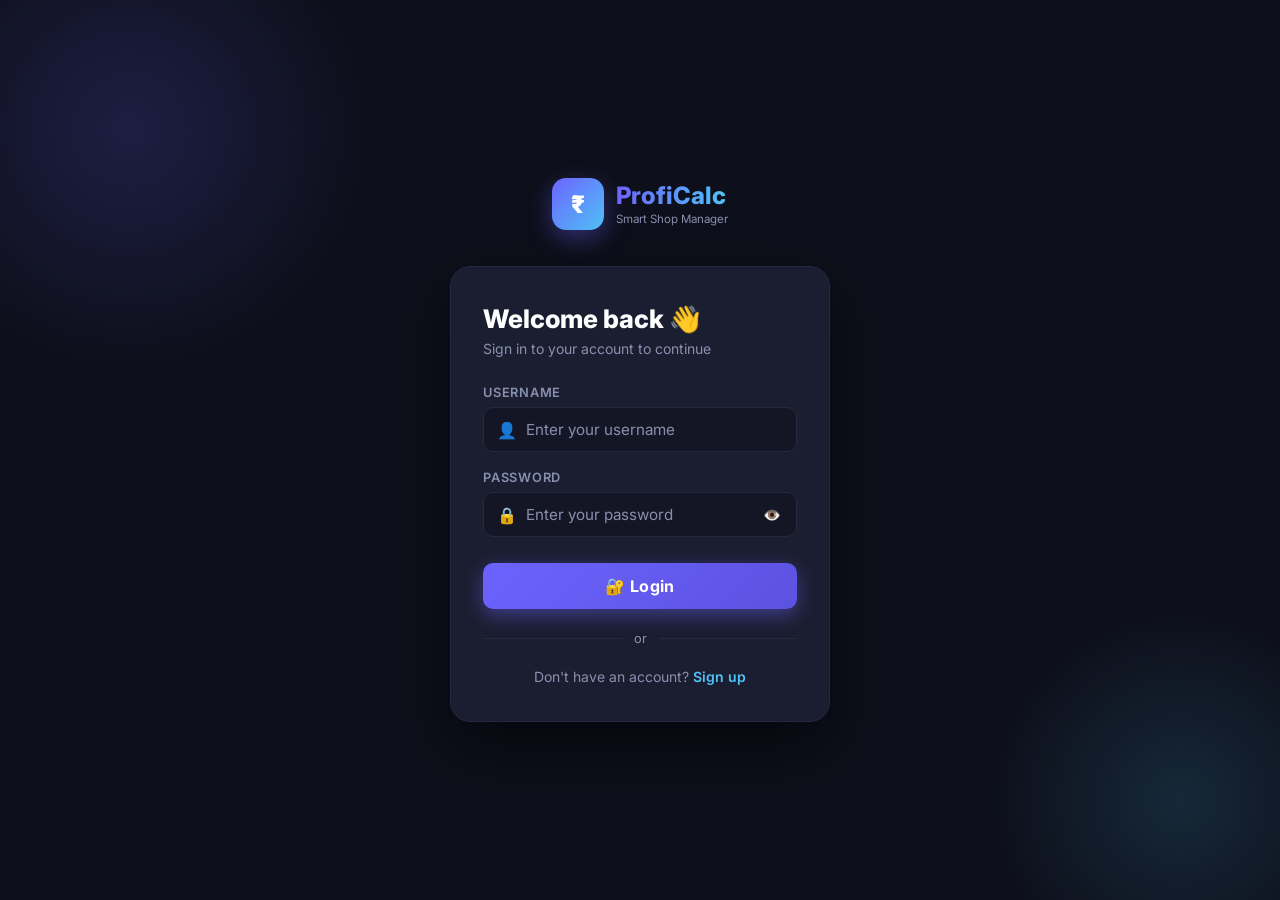
<file: index.html>
<!DOCTYPE html>
<html lang="en">
<head>
  <meta charset="UTF-8" />
  <meta name="viewport" content="width=device-width, initial-scale=1.0" />
  <title>Dashboard – ProfiCalc</title>
  <meta name="description" content="ProfiCalc helps small shop owners manage products, billing, stock, damage, and profit calculation effortlessly." />
  <link rel="preconnect" href="https://fonts.googleapis.com" />
  <link rel="preconnect" href="https://fonts.gstatic.com" crossorigin />
  <link href="https://fonts.googleapis.com/css2?family=Inter:wght@300;400;500;600;700;800&display=swap" rel="stylesheet" />
  <link rel="stylesheet" href="style.css" />
  <script>
    // ── Auth Guard: runs before body renders ──
    (function() {
      if (localStorage.getItem('isLoggedIn') !== 'true') {
        window.location.replace('login.html');
      }
    })();
  </script>
</head>
<body>

  <!-- ─── Sidebar Navigation ─── -->
  <aside class="sidebar" id="sidebar">
    <div class="sidebar-logo">
      <div class="logo-icon">₹</div>
      <div>
        <div class="logo-title">ProfiCalc</div>
        <div class="logo-sub">Smart Shop Manager</div>
      </div>
    </div>

    <nav class="nav-links">
      <a href="#" class="nav-item active" data-page="dashboard" id="nav-dashboard">
        <span class="nav-icon">📊</span>
        <span>Dashboard</span>
      </a>
      <a href="#" class="nav-item" data-page="add-product" id="nav-add-product">
        <span class="nav-icon">➕</span>
        <span>Add Product</span>
      </a>
      <a href="#" class="nav-item" data-page="products" id="nav-products">
        <span class="nav-icon">📦</span>
        <span>Product List</span>
      </a>
      <a href="#" class="nav-item" data-page="billing" id="nav-billing">
        <span class="nav-icon">🧾</span>
        <span>Billing</span>
      </a>
      <a href="#" class="nav-item" data-page="damage" id="nav-damage">
        <span class="nav-icon">⚠️</span>
        <span>Damage Entry</span>
      </a>
      <a href="#" class="nav-item" data-page="transactions" id="nav-transactions">
        <span class="nav-icon">📋</span>
        <span>Transactions</span>
      </a>
      <a href="#" class="nav-item" data-page="reports" id="nav-reports">
        <span class="nav-icon">📈</span>
        <span>Reports</span>
      </a>
      <a href="#" class="nav-item" data-page="export" id="nav-export">
        <span class="nav-icon">⬇️</span>
        <span>Data Viewer</span>
      </a>
    </nav>

    <div class="sidebar-footer">
      <!-- User greeting -->
      <div class="sidebar-user" id="sidebar-user">
        <div class="sidebar-user-avatar" id="sidebar-avatar">👤</div>
        <div class="sidebar-user-info">
          <div class="sidebar-username" id="sidebar-username">User</div>
          <div class="sidebar-role">Shop Manager</div>
        </div>
      </div>
      <button class="btn-logout" id="btn-logout" onclick="handleLogout()">🚪 Logout</button>
      <button class="btn-clear" id="btn-clear-data" onclick="clearAllData()">🗑️ Clear All Data</button>
    </div>
  </aside>

  <!-- ─── Mobile Top Bar ─── -->
  <div class="topbar" id="topbar">
    <button class="hamburger" id="hamburger" onclick="toggleSidebar()">☰</button>
    <div class="topbar-title">ProfiCalc</div>
    <div class="topbar-date" id="topbar-date"></div>
  </div>

  <!-- ─── Main Content ─── -->
  <main class="main-content" id="main-content">

    <!-- ═══ DASHBOARD PAGE ═══ -->
    <section class="page active" id="page-dashboard">
      <div class="page-header">
        <h1>Dashboard</h1>
        <p class="page-sub" id="dashboard-date"></p>
      </div>

      <div class="metric-grid" id="metric-grid">
        <div class="metric-card sales">
          <div class="metric-icon">💰</div>
          <div class="metric-body">
            <div class="metric-label">Total Sales</div>
            <div class="metric-value" id="m-sales">₹0.00</div>
          </div>
          <div class="metric-trend up" id="m-sales-trend">—</div>
        </div>
        <div class="metric-card profit">
          <div class="metric-icon">📈</div>
          <div class="metric-body">
            <div class="metric-label">Total Profit</div>
            <div class="metric-value" id="m-profit">₹0.00</div>
          </div>
          <div class="metric-trend up" id="m-profit-trend">—</div>
        </div>
        <div class="metric-card damage">
          <div class="metric-icon">📉</div>
          <div class="metric-body">
            <div class="metric-label">Damage Loss</div>
            <div class="metric-value" id="m-damage">₹0.00</div>
          </div>
          <div class="metric-trend down" id="m-damage-trend">—</div>
        </div>
        <div class="metric-card net">
          <div class="metric-icon">🏆</div>
          <div class="metric-body">
            <div class="metric-label">Net Profit</div>
            <div class="metric-value" id="m-net">₹0.00</div>
          </div>
          <div class="metric-trend" id="m-net-trend">—</div>
        </div>
        <div class="metric-card products">
          <div class="metric-icon">📦</div>
          <div class="metric-body">
            <div class="metric-label">Total Products</div>
            <div class="metric-value" id="m-products">0</div>
          </div>
          <div class="metric-trend" id="m-products-trend">—</div>
        </div>
        <div class="metric-card transactions">
          <div class="metric-icon">🧾</div>
          <div class="metric-body">
            <div class="metric-label">Transactions</div>
            <div class="metric-value" id="m-transactions">0</div>
          </div>
          <div class="metric-trend" id="m-txn-trend">—</div>
        </div>
      </div>

      <!-- Low Stock Alerts -->
      <div class="section-title">Low Stock Alerts</div>
      <div id="low-stock-container">
        <div class="empty-state">✅ All products have sufficient stock</div>
      </div>

      <!-- Today's Summary -->
      <div class="section-title" style="margin-top:2rem">Today's Summary</div>
      <div id="today-summary-container">
        <div class="empty-state">No transactions recorded today</div>
      </div>
    </section>

    <!-- ═══ ADD PRODUCT PAGE ═══ -->
    <section class="page" id="page-add-product">
      <div class="page-header">
        <h1>Add New Product</h1>
        <p class="page-sub">Fill in the details to add a product to your inventory</p>
      </div>

      <div class="form-card">
        <form id="add-product-form" onsubmit="addProduct(event)">
          <div class="form-grid">
            <div class="form-group full-width">
              <label for="p-name">Product Name <span class="req">*</span></label>
              <input type="text" id="p-name" placeholder="e.g. Basmati Rice 1kg" required />
            </div>
            <div class="form-group">
              <label for="p-qty">Initial Stock Quantity <span class="req">*</span></label>
              <input type="number" id="p-qty" placeholder="e.g. 100" min="0" required />
            </div>
            <div class="form-group">
              <label for="p-wholesale">Wholesale Price (₹) <span class="req">*</span></label>
              <div class="input-icon-wrap">
                <span class="input-prefix">₹</span>
                <input type="number" id="p-wholesale" placeholder="0.00" min="0" step="0.01" required />
              </div>
            </div>
            <div class="form-group">
              <label for="p-selling">Selling Price (₹) <span class="req">*</span></label>
              <div class="input-icon-wrap">
                <span class="input-prefix">₹</span>
                <input type="number" id="p-selling" placeholder="0.00" min="0" step="0.01" required />
              </div>
            </div>
            <div class="form-group">
              <label>Profit Preview</label>
              <div class="profit-preview" id="profit-preview">Enter prices to see margin</div>
            </div>
          </div>

          <div class="form-actions">
            <button type="reset" class="btn btn-secondary">Reset</button>
            <button type="submit" class="btn btn-primary">➕ Add Product</button>
          </div>
        </form>
      </div>
    </section>

    <!-- ═══ PRODUCT LIST PAGE ═══ -->
    <section class="page" id="page-products">
      <div class="page-header">
        <h1>Product List</h1>
        <p class="page-sub">Manage your inventory</p>
      </div>

      <div class="list-controls">
        <div class="search-box">
          <span class="search-icon">🔍</span>
          <input type="text" id="search-input" placeholder="Search by product name…" oninput="filterProducts()" />
        </div>
        <button class="btn btn-primary" onclick="navigate('add-product')">➕ Add Product</button>
      </div>

      <div class="table-wrap">
        <table class="data-table" id="products-table">
          <thead>
            <tr>
              <th>#</th>
              <th>Product Name</th>
              <th>Stock Qty</th>
              <th>Damage Qty</th>
              <th>Wholesale (₹)</th>
              <th>Selling (₹)</th>
              <th>Margin</th>
              <th>Actions</th>
            </tr>
          </thead>
          <tbody id="products-tbody">
            <tr><td colspan="8" class="empty-state">No products added yet</td></tr>
          </tbody>
        </table>
      </div>
    </section>

    <!-- ═══ BILLING PAGE ═══ -->
    <section class="page" id="page-billing">
      <div class="page-header">
        <h1>Billing</h1>
        <p class="page-sub">Create a sale transaction with multiple products</p>
      </div>

      <div class="billing-grid">
        <!-- Left panel: Add Product to Bill -->
        <div class="form-card">
          <form id="billing-form" onsubmit="addBillingItem(event)">
            <h3 style="margin-bottom: 1.25rem; font-weight: 600;">➕ Add Product to Bill</h3>
            <div class="form-grid">
              <div class="form-group full-width">
                <label for="b-product">Select Product <span class="req">*</span></label>
                <select id="b-product" required onchange="updateBillingPreview()">
                  <option value="">— Choose a product —</option>
                </select>
              </div>
              <div class="form-group">
                <label for="b-qty">Quantity to Sell <span class="req">*</span></label>
                <input type="number" id="b-qty" placeholder="e.g. 5" min="1" required oninput="updateBillingPreview()" />
              </div>
              <div class="form-group">
                <label>Available Stock</label>
                <div class="info-box" id="b-stock">—</div>
              </div>
            </div>

            <!-- Single Item Preview -->
            <div class="bill-preview" id="bill-preview" style="display:none; margin-top: 1.5rem;">
              <div class="bill-title" style="font-size: 0.95rem; font-weight: 700;">📦 Item Preview</div>
              <div class="bill-row"><span>Product</span><span id="bp-name">—</span></div>
              <div class="bill-row"><span>Quantity</span><span id="bp-qty">—</span></div>
              <div class="bill-row"><span>Selling Price</span><span id="bp-unit">—</span></div>
              <div class="bill-row total"><span>Total Amount</span><span id="bp-total">—</span></div>
            </div>

            <div class="form-actions" style="margin-top: 1.5rem;">
              <button type="submit" class="btn btn-primary" style="width: 100%; justify-content: center;">➕ Add to Bill</button>
            </div>
          </form>
        </div>

        <!-- Right panel: Current Bill (Cart) -->
        <div class="form-card">
          <h3 style="margin-bottom: 1.25rem; font-weight: 600;">🧾 Current Bill Items</h3>
          
          <div class="table-wrap" style="margin-bottom: 1.5rem; max-height: 250px; overflow-y: auto;">
            <table class="data-table" id="cart-table">
              <thead>
                <tr>
                  <th>Product</th>
                  <th>Price</th>
                  <th>Qty</th>
                  <th>Total</th>
                  <th>Action</th>
                </tr>
              </thead>
              <tbody id="cart-tbody">
                <tr><td colspan="5" class="empty-state">No products added to the bill yet.</td></tr>
              </tbody>
            </table>
          </div>

          <!-- Customer details -->
          <div class="form-grid" style="margin-bottom: 1.5rem;">
            <div class="form-group">
              <label for="c-name">Customer Name</label>
              <input type="text" id="c-name" placeholder="e.g. Madhan Kumar" />
            </div>
            <div class="form-group">
              <label for="c-mobile">Customer Mobile</label>
              <input type="text" id="c-mobile" placeholder="e.g. 9876543210" />
            </div>
          </div>

          <!-- Bill Summary Card -->
          <div class="bill-preview" id="cart-summary" style="display: block; margin-bottom: 1.5rem;">
            <div class="bill-row"><span>Total Items</span><span id="cart-total-items">0 items</span></div>
            <div class="bill-row total"><span>Grand Total</span><span id="cart-grand-total">₹0.00</span></div>
          </div>

          <div class="form-actions" style="display: flex; gap: 12px; justify-content: flex-end;">
            <button type="button" class="btn btn-secondary" onclick="clearCart()">🗑️ Clear Bill</button>
            <button type="button" class="btn btn-primary" onclick="checkoutCart()">🧾 Complete Sale & Print</button>
          </div>
        </div>
      </div>
    </section>


    <!-- ═══ DAMAGE ENTRY PAGE ═══ -->
    <section class="page" id="page-damage">
      <div class="page-header">
        <h1>Damage Entry</h1>
        <p class="page-sub">Record damaged or lost stock</p>
      </div>

      <div class="form-card">
        <form id="damage-form" onsubmit="processDamage(event)">
          <div class="form-grid">
            <div class="form-group full-width">
              <label for="d-product">Select Product <span class="req">*</span></label>
              <select id="d-product" required onchange="updateDamagePreview()">
                <option value="">— Choose a product —</option>
              </select>
            </div>
            <div class="form-group">
              <label for="d-qty">Damage Quantity <span class="req">*</span></label>
              <input type="number" id="d-qty" placeholder="e.g. 2" min="1" required oninput="updateDamagePreview()" />
            </div>
            <div class="form-group">
              <label>Available Stock</label>
              <div class="info-box" id="d-stock">—</div>
            </div>
          </div>

          <!-- Damage Preview -->
          <div class="bill-preview damage-preview" id="damage-preview" style="display:none">
            <div class="bill-title">⚠️ Damage Loss Preview</div>
            <div class="bill-row"><span>Product</span><span id="dp-name">—</span></div>
            <div class="bill-row"><span>Damage Qty</span><span id="dp-qty">—</span></div>
            <div class="bill-row"><span>Wholesale Price</span><span id="dp-unit">—</span></div>
            <div class="bill-row total loss"><span>Total Loss</span><span id="dp-total">—</span></div>
          </div>

          <div class="form-actions">
            <button type="reset" class="btn btn-secondary" onclick="resetDamage()">Reset</button>
            <button type="submit" class="btn btn-danger">⚠️ Record Damage</button>
          </div>
        </form>
      </div>
    </section>

    <!-- ═══ TRANSACTIONS PAGE ═══ -->
    <section class="page" id="page-transactions">
      <div class="page-header">
        <h1>Transaction History</h1>
        <p class="page-sub">All sale and damage records</p>
      </div>

      <div class="list-controls">
        <div class="search-box">
          <span class="search-icon">🔍</span>
          <input type="text" id="txn-search" placeholder="Search transactions…" oninput="filterTransactions()" />
        </div>
        <select id="txn-filter" onchange="filterTransactions()" class="filter-select">
          <option value="all">All Types</option>
          <option value="sale">Sales Only</option>
          <option value="damage">Damage Only</option>
        </select>
      </div>

      <div class="table-wrap">
        <table class="data-table" id="txn-table">
          <thead>
            <tr>
              <th>#</th>
              <th>Date & Time</th>
              <th>Product</th>
              <th>Type</th>
              <th>Quantity</th>
              <th>Amount (₹)</th>
              <th>Profit/Loss (₹)</th>
            </tr>
          </thead>
          <tbody id="txn-tbody">
            <tr><td colspan="7" class="empty-state">No transactions yet</td></tr>
          </tbody>
        </table>
      </div>
    </section>

    <!-- ═══ REPORTS PAGE ═══ -->
    <section class="page" id="page-reports">
      <div class="page-header">
        <h1>Reports & Analytics</h1>
        <p class="page-sub">Week · Month · Year profit breakdown</p>
      </div>

      <!-- Period Tabs -->
      <div class="report-tabs" id="report-tabs">
        <button class="report-tab active" data-period="week"  onclick="switchReportTab('week')">📅 This Week</button>
        <button class="report-tab"        data-period="month" onclick="switchReportTab('month')">🗓️ This Month</button>
        <button class="report-tab"        data-period="year"  onclick="switchReportTab('year')">📆 This Year</button>
        <button class="report-tab"        data-period="all"   onclick="switchReportTab('all')">🗂️ All Time</button>
      </div>

      <!-- Period Label -->
      <div class="report-period-label" id="report-period-label"></div>

      <!-- Summary Metrics -->
      <div class="report-metric-grid" id="report-metric-grid">
        <div class="report-metric-card sales">
          <div class="rmc-icon">💰</div>
          <div class="rmc-body">
            <div class="rmc-label">Total Sales</div>
            <div class="rmc-value" id="r-sales">₹0.00</div>
          </div>
        </div>
        <div class="report-metric-card profit">
          <div class="rmc-icon">📈</div>
          <div class="rmc-body">
            <div class="rmc-label">Gross Profit</div>
            <div class="rmc-value" id="r-profit">₹0.00</div>
          </div>
        </div>
        <div class="report-metric-card damage">
          <div class="rmc-icon">📉</div>
          <div class="rmc-body">
            <div class="rmc-label">Damage Loss</div>
            <div class="rmc-value" id="r-damage">₹0.00</div>
          </div>
        </div>
        <div class="report-metric-card net">
          <div class="rmc-icon">🏆</div>
          <div class="rmc-body">
            <div class="rmc-label">Net Profit</div>
            <div class="rmc-value" id="r-net">₹0.00</div>
          </div>
        </div>
        <div class="report-metric-card txns">
          <div class="rmc-icon">🧾</div>
          <div class="rmc-body">
            <div class="rmc-label">Transactions</div>
            <div class="rmc-value" id="r-txns">0</div>
          </div>
        </div>
        <div class="report-metric-card margin">
          <div class="rmc-icon">📊</div>
          <div class="rmc-body">
            <div class="rmc-label">Profit Margin</div>
            <div class="rmc-value" id="r-margin">0%</div>
          </div>
        </div>
      </div>

      <!-- Breakdown Table -->
      <div class="section-title" style="margin-top:2rem">Period Breakdown</div>
      <div class="table-wrap">
        <table class="data-table" id="report-table">
          <thead>
            <tr>
              <th>Period</th>
              <th>Sales (₹)</th>
              <th>Gross Profit (₹)</th>
              <th>Damage Loss (₹)</th>
              <th>Net Profit (₹)</th>
              <th>Transactions</th>
            </tr>
          </thead>
          <tbody id="report-tbody">
            <tr><td colspan="6" class="empty-state">No data for this period</td></tr>
          </tbody>
        </table>
      </div>

      <!-- Top Products -->
      <div class="section-title" style="margin-top:2rem">Top Selling Products</div>
      <div class="table-wrap">
        <table class="data-table" id="top-products-table">
          <thead>
            <tr>
              <th>#</th>
              <th>Product</th>
              <th>Units Sold</th>
              <th>Revenue (₹)</th>
              <th>Profit (₹)</th>
            </tr>
          </thead>
          <tbody id="top-products-tbody">
            <tr><td colspan="5" class="empty-state">No sales data</td></tr>
          </tbody>
        </table>
      </div>
    </section>

    <!-- ═══ DATA VIEWER PAGE ═══ -->
    <section class="page" id="page-export">
      <div class="page-header">
        <h1>Data Viewer</h1>
        <p class="page-sub">View and download your profit history & stock data</p>
      </div>

      <!-- Viewer Tabs -->
      <div class="report-tabs" id="dv-tabs">
        <button class="report-tab active" data-dv="profit" onclick="switchDataView('profit')">📊 Profit History</button>
        <button class="report-tab"        data-dv="stock"  onclick="switchDataView('stock')">📦 Stock Data</button>
      </div>

      <!-- ── PROFIT HISTORY PANEL ── -->
      <div id="dv-profit">
        <!-- Summary strip -->
        <div class="dv-summary-strip" id="dv-profit-strip"></div>

        <!-- Controls -->
        <div class="list-controls" style="margin-top:16px">
          <div class="search-box">
            <span class="search-icon">🔍</span>
            <input type="text" id="dv-profit-search" placeholder="Search product name…" oninput="renderProfitHistory()" />
          </div>
          <select id="dv-profit-type" class="filter-select" onchange="renderProfitHistory()">
            <option value="all">All Types</option>
            <option value="sale">Sales Only</option>
            <option value="damage">Damage Only</option>
          </select>
          <select id="dv-profit-period" class="filter-select" onchange="renderProfitHistory()">
            <option value="all">All Time</option>
            <option value="today">Today</option>
            <option value="week">This Week</option>
            <option value="month">This Month</option>
            <option value="year">This Year</option>
          </select>
          <button class="btn btn-primary" onclick="exportTransactionsCSV()">⬇️ Download CSV</button>
        </div>

        <div class="table-wrap">
          <table class="data-table">
            <thead>
              <tr>
                <th>#</th>
                <th>Date & Time</th>
                <th>Product</th>
                <th>Type</th>
                <th>Qty</th>
                <th>Amount (₹)</th>
                <th>Profit / Loss (₹)</th>
              </tr>
            </thead>
            <tbody id="dv-profit-tbody">
              <tr><td colspan="7" class="empty-state">No transactions yet</td></tr>
            </tbody>
          </table>
        </div>
        <div class="dv-row-count" id="dv-profit-count"></div>
      </div>

      <!-- ── STOCK DATA PANEL ── -->
      <div id="dv-stock" style="display:none">
        <!-- Summary strip -->
        <div class="dv-summary-strip" id="dv-stock-strip"></div>

        <!-- Controls -->
        <div class="list-controls" style="margin-top:16px">
          <div class="search-box">
            <span class="search-icon">🔍</span>
            <input type="text" id="dv-stock-search" placeholder="Search product name…" oninput="renderStockData()" />
          </div>
          <select id="dv-stock-filter" class="filter-select" onchange="renderStockData()">
            <option value="all">All Stock</option>
            <option value="low">Low Stock (&lt; 5)</option>
            <option value="out">Out of Stock</option>
            <option value="ok">In Stock</option>
          </select>
          <button class="btn btn-primary" onclick="exportProductsCSV()">⬇️ Download CSV</button>
        </div>

        <div class="table-wrap">
          <table class="data-table">
            <thead>
              <tr>
                <th>#</th>
                <th>Product Name</th>
                <th>Current Stock</th>
                <th>Damage Qty</th>
                <th>Wholesale (₹)</th>
                <th>Selling (₹)</th>
                <th>Margin / Unit</th>
                <th>Total Profit Earned</th>
                <th>Status</th>
              </tr>
            </thead>
            <tbody id="dv-stock-tbody">
              <tr><td colspan="9" class="empty-state">No products yet</td></tr>
            </tbody>
          </table>
        </div>
        <div class="dv-row-count" id="dv-stock-count"></div>
      </div>

    </section>

  </main>

  <!-- ─── Toast Notification ─── -->
  <div class="toast" id="toast"></div>

  <!-- ─── Delete Confirmation Modal ─── -->
  <div class="modal-overlay" id="modal-overlay" style="display:none">
    <div class="modal">
      <div class="modal-icon">🗑️</div>
      <h2>Delete Product?</h2>
      <p id="modal-msg">This will permanently remove the product and all associated data.</p>
      <div class="modal-actions">
        <button class="btn btn-secondary" onclick="closeModal()">Cancel</button>
        <button class="btn btn-danger" id="modal-confirm">Delete</button>
      </div>
    </div>
  </div>

  <!-- ─── Invoice / Bill Modal ─── -->
  <div class="modal-overlay" id="invoice-modal-overlay" style="display:none">
    <div class="modal" style="max-width: 500px; width: 95%; text-align: left;">
      <div style="display: flex; justify-content: space-between; align-items: center; border-bottom: 1px solid var(--border); padding-bottom: 12px; margin-bottom: 16px;">
        <h2 style="margin: 0; font-size: 1.4rem;">🧾 Invoice Receipt</h2>
        <span style="font-size: 0.85rem; color: var(--accent2); font-weight: 600;" id="invoice-id-display">#INV-12345</span>
      </div>
      
      <!-- Printable Area -->
      <div id="invoice-print-area">
        <div style="text-align: center; margin-bottom: 1.5rem;">
          <h3 style="margin: 0; font-size: 1.4rem; background: linear-gradient(90deg, var(--accent), var(--accent2)); -webkit-background-clip: text; -webkit-text-fill-color: transparent; font-weight: 800;">PROFI CALC SHOP</h3>
          <p style="font-size: 0.75rem; color: var(--muted); margin-top: 4px; text-transform: uppercase; letter-spacing: 0.05em;">Smart Billing System</p>
        </div>

        <div style="display: flex; justify-content: space-between; font-size: 0.8rem; margin-bottom: 1.25rem; border-bottom: 1px dashed var(--border); padding-bottom: 8px;">
          <div>
            <div><strong>Date:</strong> <span id="invoice-date">—</span></div>
            <div><strong>Time:</strong> <span id="invoice-time">—</span></div>
          </div>
          <div style="text-align: right;">
            <div><strong>Customer:</strong> <span id="invoice-cust-name">Guest</span></div>
            <div><strong>Mobile:</strong> <span id="invoice-cust-mobile">—</span></div>
          </div>
        </div>

        <table style="width: 100%; border-collapse: collapse; font-size: 0.85rem; margin-bottom: 1.25rem;">
          <thead>
            <tr style="border-bottom: 1.5px solid var(--border); text-align: left; color: var(--muted); font-weight: 700;">
              <th style="padding: 6px 0;">Item</th>
              <th style="text-align: center; padding: 6px 0; width: 60px;">Qty</th>
              <th style="text-align: right; padding: 6px 0; width: 90px;">Price</th>
              <th style="text-align: right; padding: 6px 0; width: 100px;">Total</th>
            </tr>
          </thead>
          <tbody id="invoice-items-tbody">
            <!-- Dynamic rows -->
          </tbody>
        </table>

        <div style="border-top: 1.5px dashed var(--border); padding-top: 10px; margin-bottom: 1rem;">
          <div style="display: flex; justify-content: space-between; font-size: 0.85rem; margin-bottom: 4px;">
            <span style="color: var(--muted);">Total Items:</span>
            <span id="invoice-total-qty" style="font-weight: 600;">0</span>
          </div>
          <div style="display: flex; justify-content: space-between; font-size: 1.15rem; font-weight: 800; color: #fff; margin-top: 8px;">
            <span>Grand Total:</span>
            <span id="invoice-grand-total">₹0.00</span>
          </div>
        </div>

        <div style="text-align: center; font-size: 0.78rem; color: var(--muted); border-top: 1px solid var(--border); padding-top: 12px; margin-top: 16px;">
          <p>Thank you for shopping with us!</p>
          <p style="margin-top: 4px; font-size: 0.65rem;">Generated via ProfiCalc Dashboard</p>
        </div>
      </div>

      <!-- Action Buttons -->
      <div class="modal-actions" style="margin-top: 24px; display: flex; gap: 12px; justify-content: flex-end;">
        <button class="btn btn-secondary" onclick="closeInvoiceModal()">❌ Close</button>
        <button class="btn btn-secondary" onclick="downloadInvoiceHTML()">⬇️ Download HTML</button>
        <button class="btn btn-primary" onclick="printInvoice()">🖨️ Print</button>
      </div>
    </div>
  </div>


  <script src="app.js"></script>
</body>
</html>
</file>
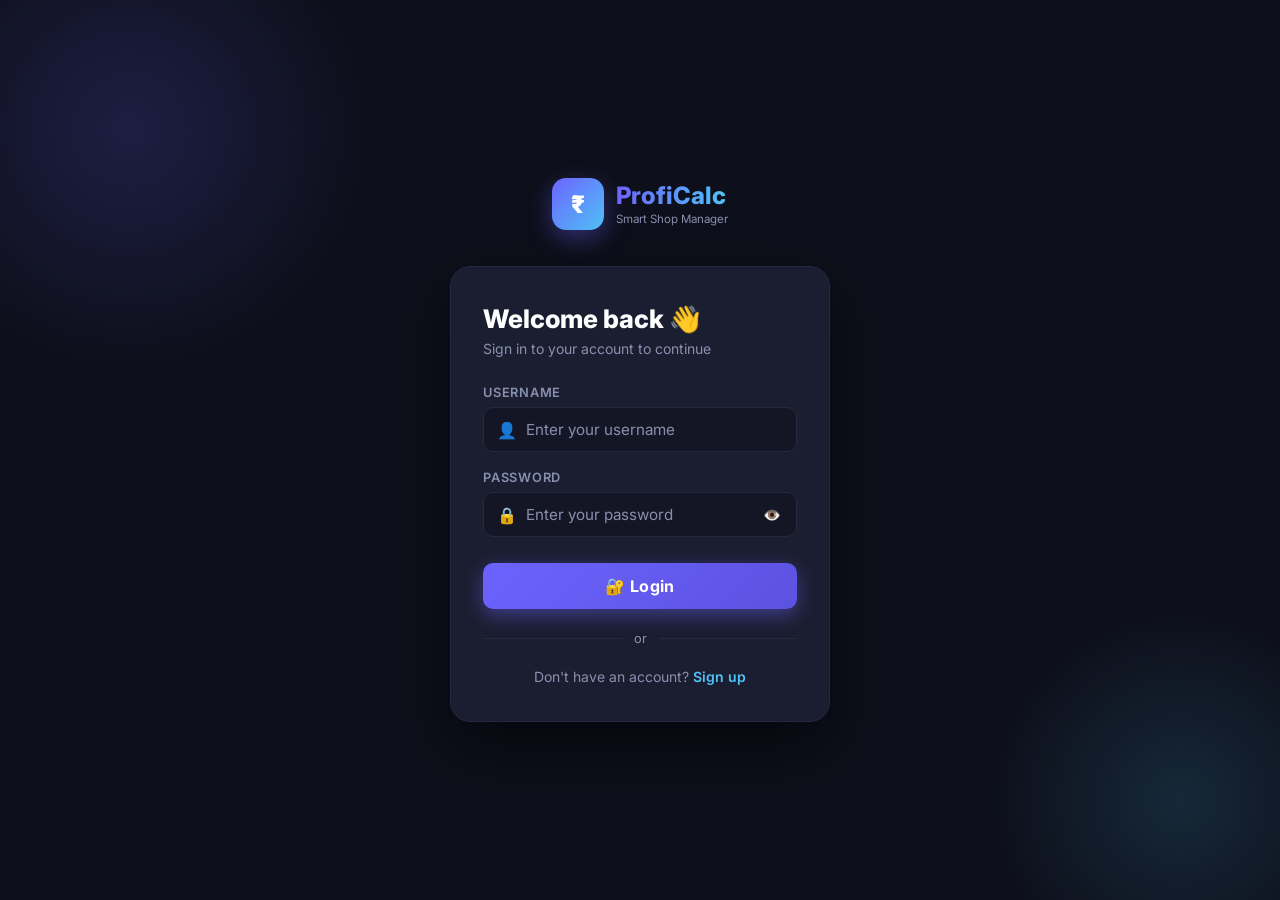
<file: login.html>
<!DOCTYPE html>
<html lang="en">
<head>
  <meta charset="UTF-8" />
  <meta name="viewport" content="width=device-width, initial-scale=1.0" />
  <title>Login – ProfiCalc</title>
  <meta name="description" content="Login to ProfiCalc – Your Smart Shop Profit Calculator." />
  <link rel="preconnect" href="https://fonts.googleapis.com" />
  <link rel="preconnect" href="https://fonts.gstatic.com" crossorigin />
  <link href="https://fonts.googleapis.com/css2?family=Inter:wght@300;400;500;600;700;800&display=swap" rel="stylesheet" />
  <link rel="stylesheet" href="style.css" />
  <style>
    /* ── Auth page overrides ── */
    body {
      display: flex;
      align-items: center;
      justify-content: center;
      min-height: 100vh;
      background: var(--bg);
      position: relative;
      overflow: hidden;
    }

    /* Animated background orbs */
    body::before {
      content: '';
      position: fixed;
      width: 500px; height: 500px;
      background: radial-gradient(circle, rgba(108,99,255,.18) 0%, transparent 70%);
      top: -120px; left: -120px;
      border-radius: 50%;
      animation: floatOrb 8s ease-in-out infinite alternate;
      pointer-events: none;
    }
    body::after {
      content: '';
      position: fixed;
      width: 400px; height: 400px;
      background: radial-gradient(circle, rgba(79,195,247,.14) 0%, transparent 70%);
      bottom: -100px; right: -100px;
      border-radius: 50%;
      animation: floatOrb 10s ease-in-out infinite alternate-reverse;
      pointer-events: none;
    }

    @keyframes floatOrb {
      from { transform: translate(0, 0) scale(1); }
      to   { transform: translate(30px, 30px) scale(1.08); }
    }

    /* Auth card */
    .auth-wrapper {
      width: 100%;
      max-width: 420px;
      padding: 20px;
      position: relative;
      z-index: 10;
      animation: slideUp .5s cubic-bezier(.4,0,.2,1) both;
    }

    @keyframes slideUp {
      from { opacity: 0; transform: translateY(30px); }
      to   { opacity: 1; transform: translateY(0); }
    }

    .auth-brand {
      display: flex;
      align-items: center;
      gap: 12px;
      justify-content: center;
      margin-bottom: 36px;
    }

    .auth-brand-icon {
      width: 52px; height: 52px;
      background: linear-gradient(135deg, var(--accent), var(--accent2));
      border-radius: 14px;
      display: flex; align-items: center; justify-content: center;
      font-size: 1.5rem; font-weight: 900; color: #fff;
      box-shadow: 0 8px 24px rgba(108,99,255,.4);
    }

    .auth-brand-text .brand-name {
      font-size: 1.5rem; font-weight: 800;
      background: linear-gradient(90deg, var(--accent), var(--accent2));
      -webkit-background-clip: text;
      -webkit-text-fill-color: transparent;
      background-clip: text;
      line-height: 1.2;
    }

    .auth-brand-text .brand-sub {
      font-size: .72rem; color: var(--muted); margin-top: 2px;
    }

    .auth-card {
      background: var(--card);
      border: 1px solid var(--border);
      border-radius: 20px;
      padding: 36px 32px;
      box-shadow: 0 24px 64px rgba(0,0,0,.5);
      backdrop-filter: blur(10px);
    }

    .auth-title {
      font-size: 1.6rem; font-weight: 800;
      color: #fff;
      margin-bottom: 6px;
    }

    .auth-subtitle {
      font-size: .875rem;
      color: var(--muted);
      margin-bottom: 28px;
    }

    .auth-form-group {
      display: flex;
      flex-direction: column;
      gap: 7px;
      margin-bottom: 18px;
    }

    .auth-label {
      font-size: .8rem; font-weight: 600;
      color: var(--muted);
      text-transform: uppercase;
      letter-spacing: .06em;
    }

    .auth-input-wrap {
      position: relative;
    }

    .auth-input-icon {
      position: absolute;
      left: 14px; top: 50%;
      transform: translateY(-50%);
      font-size: 1rem;
      pointer-events: none;
      color: var(--muted);
    }

    .auth-input {
      background: var(--surface);
      border: 1.5px solid var(--border);
      border-radius: 10px;
      color: var(--text);
      padding: 12px 14px 12px 42px;
      font-size: .95rem;
      font-family: inherit;
      width: 100%;
      transition: border-color .2s, box-shadow .2s;
    }

    .auth-input:focus {
      outline: none;
      border-color: var(--accent);
      box-shadow: 0 0 0 3px rgba(108,99,255,.22);
    }

    .auth-input::placeholder { color: var(--muted); }

    .auth-btn {
      width: 100%;
      padding: 13px;
      background: linear-gradient(135deg, var(--accent), #5b52e0);
      color: #fff;
      border: none;
      border-radius: 10px;
      font-size: 1rem;
      font-weight: 700;
      font-family: inherit;
      cursor: pointer;
      margin-top: 8px;
      box-shadow: 0 6px 20px rgba(108,99,255,.45);
      transition: transform .2s, box-shadow .2s;
      letter-spacing: .02em;
    }

    .auth-btn:hover {
      transform: translateY(-2px);
      box-shadow: 0 10px 28px rgba(108,99,255,.55);
    }

    .auth-btn:active { transform: translateY(0); }

    .auth-divider {
      display: flex;
      align-items: center;
      gap: 12px;
      margin: 22px 0;
      color: var(--muted);
      font-size: .8rem;
    }

    .auth-divider::before,
    .auth-divider::after {
      content: '';
      flex: 1;
      height: 1px;
      background: var(--border);
    }

    .auth-link-row {
      text-align: center;
      font-size: .875rem;
      color: var(--muted);
      margin-top: 20px;
    }

    .auth-link-row a {
      color: var(--accent2);
      text-decoration: none;
      font-weight: 600;
      transition: color .2s;
    }

    .auth-link-row a:hover { color: #fff; text-decoration: underline; }

    /* Error message */
    .auth-error {
      display: none;
      background: rgba(239,68,68,.12);
      border: 1px solid rgba(239,68,68,.35);
      color: var(--red);
      border-radius: 10px;
      padding: 11px 14px;
      font-size: .875rem;
      font-weight: 500;
      margin-bottom: 18px;
      animation: fadeIn .25s ease;
    }

    .auth-error.show { display: flex; align-items: center; gap: 8px; }

    /* Password toggle */
    .toggle-pw {
      position: absolute;
      right: 14px; top: 50%;
      transform: translateY(-50%);
      background: none; border: none;
      color: var(--muted);
      cursor: pointer;
      font-size: .9rem;
      padding: 2px;
      transition: color .2s;
    }
    .toggle-pw:hover { color: var(--text); }
  </style>
</head>
<body>

  <div class="auth-wrapper">
    <!-- Brand -->
    <div class="auth-brand">
      <div class="auth-brand-icon">₹</div>
      <div class="auth-brand-text">
        <div class="brand-name">ProfiCalc</div>
        <div class="brand-sub">Smart Shop Manager</div>
      </div>
    </div>

    <!-- Card -->
    <div class="auth-card">
      <h1 class="auth-title">Welcome back 👋</h1>
      <p class="auth-subtitle">Sign in to your account to continue</p>

      <!-- Error message -->
      <div class="auth-error" id="login-error">
        <span>⚠️</span>
        <span id="login-error-text">Invalid username or password</span>
      </div>

      <form id="login-form" onsubmit="handleLogin(event)" novalidate>

        <!-- Username -->
        <div class="auth-form-group">
          <label class="auth-label" for="login-username">Username</label>
          <div class="auth-input-wrap">
            <span class="auth-input-icon">👤</span>
            <input
              type="text"
              id="login-username"
              class="auth-input"
              placeholder="Enter your username"
              autocomplete="username"
              required
            />
          </div>
        </div>

        <!-- Password -->
        <div class="auth-form-group">
          <label class="auth-label" for="login-password">Password</label>
          <div class="auth-input-wrap">
            <span class="auth-input-icon">🔒</span>
            <input
              type="password"
              id="login-password"
              class="auth-input"
              placeholder="Enter your password"
              autocomplete="current-password"
              required
            />
            <button type="button" class="toggle-pw" id="toggle-login-pw" onclick="togglePassword('login-password','toggle-login-pw')" title="Show/Hide password">👁️</button>
          </div>
        </div>

        <button type="submit" class="auth-btn" id="login-btn">🔐 Login</button>
      </form>

      <div class="auth-divider">or</div>

      <div class="auth-link-row">
        Don't have an account?
        <a href="signup.html" id="go-signup">Sign up</a>
      </div>
    </div>
  </div>

  <script>
    // ── Redirect if already logged in ──
    (function() {
      if (localStorage.getItem('isLoggedIn') === 'true') {
        window.location.href = 'index.html';
      }
    })();

    function handleLogin(e) {
      e.preventDefault();
      const username = document.getElementById('login-username').value.trim();
      const password = document.getElementById('login-password').value;
      const errorEl = document.getElementById('login-error');

      // Retrieve stored user
      const stored = localStorage.getItem('user');
      if (!stored) {
        showError('No account found. Please sign up first.');
        return;
      }

      const user = JSON.parse(stored);
      if (user.username === username && user.password === password) {
        // Success
        localStorage.setItem('isLoggedIn', 'true');
        localStorage.setItem('loggedInUser', username);
        window.location.href = 'index.html';
      } else {
        showError('Invalid username or password');
      }
    }

    function showError(msg) {
      const el = document.getElementById('login-error');
      document.getElementById('login-error-text').textContent = msg;
      el.classList.add('show');
      el.scrollIntoView({ behavior: 'smooth', block: 'nearest' });
    }

    function togglePassword(inputId, btnId) {
      const input = document.getElementById(inputId);
      const btn = document.getElementById(btnId);
      if (input.type === 'password') {
        input.type = 'text';
        btn.textContent = '🙈';
      } else {
        input.type = 'password';
        btn.textContent = '👁️';
      }
    }
  </script>
</body>
</html>
</file>
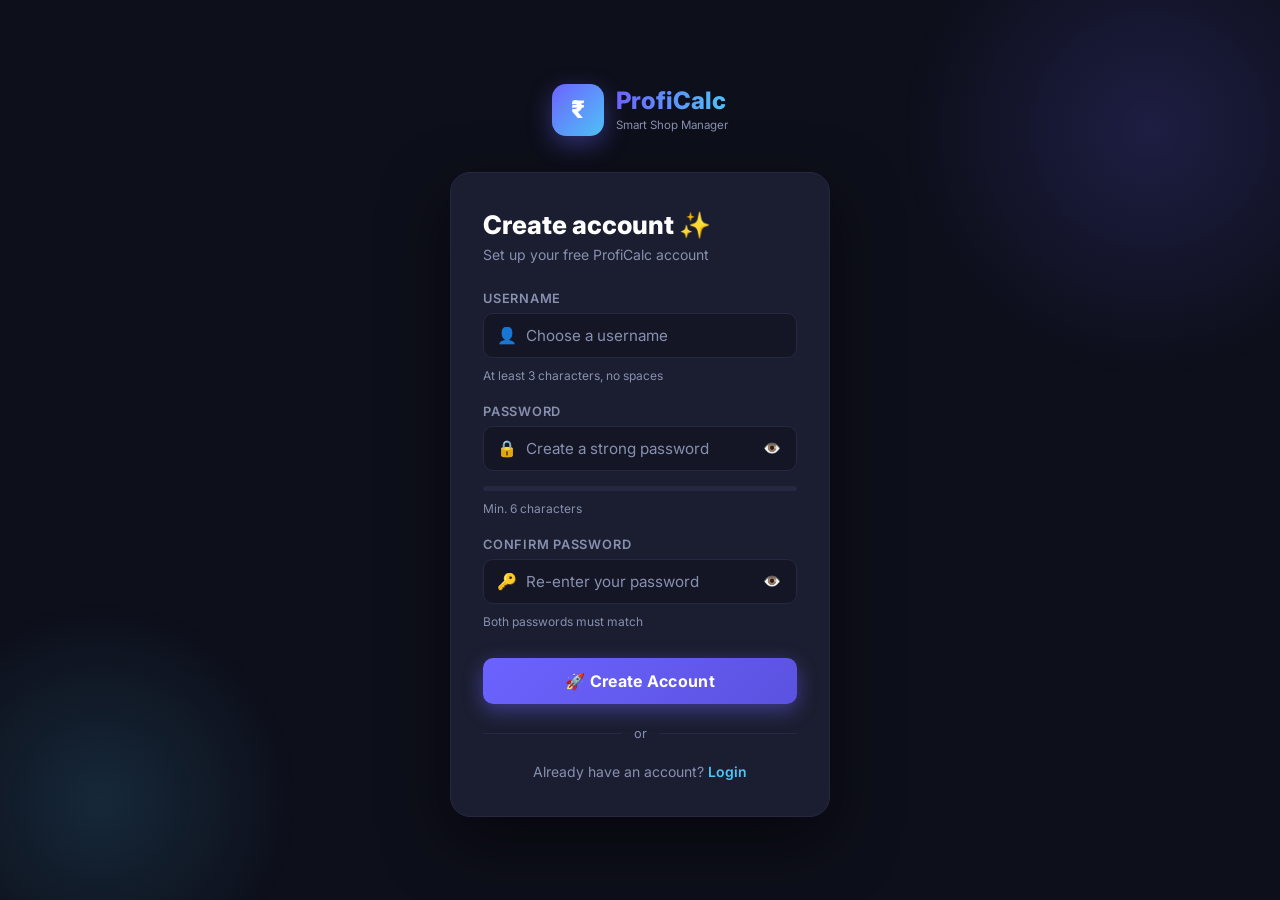
<file: signup.html>
<!DOCTYPE html>
<html lang="en">
<head>
  <meta charset="UTF-8" />
  <meta name="viewport" content="width=device-width, initial-scale=1.0" />
  <title>Sign Up – ProfiCalc</title>
  <meta name="description" content="Create a ProfiCalc account to manage your shop's profits and inventory." />
  <link rel="preconnect" href="https://fonts.googleapis.com" />
  <link rel="preconnect" href="https://fonts.gstatic.com" crossorigin />
  <link href="https://fonts.googleapis.com/css2?family=Inter:wght@300;400;500;600;700;800&display=swap" rel="stylesheet" />
  <link rel="stylesheet" href="style.css" />
  <style>
    /* ── Auth page overrides ── */
    body {
      display: flex;
      align-items: center;
      justify-content: center;
      min-height: 100vh;
      background: var(--bg);
      position: relative;
      overflow: hidden;
    }

    body::before {
      content: '';
      position: fixed;
      width: 500px; height: 500px;
      background: radial-gradient(circle, rgba(108,99,255,.18) 0%, transparent 70%);
      top: -120px; right: -120px;
      border-radius: 50%;
      animation: floatOrb 9s ease-in-out infinite alternate;
      pointer-events: none;
    }
    body::after {
      content: '';
      position: fixed;
      width: 400px; height: 400px;
      background: radial-gradient(circle, rgba(79,195,247,.14) 0%, transparent 70%);
      bottom: -100px; left: -100px;
      border-radius: 50%;
      animation: floatOrb 11s ease-in-out infinite alternate-reverse;
      pointer-events: none;
    }

    @keyframes floatOrb {
      from { transform: translate(0, 0) scale(1); }
      to   { transform: translate(30px, 30px) scale(1.08); }
    }

    .auth-wrapper {
      width: 100%;
      max-width: 420px;
      padding: 20px;
      position: relative;
      z-index: 10;
      animation: slideUp .5s cubic-bezier(.4,0,.2,1) both;
    }

    @keyframes slideUp {
      from { opacity: 0; transform: translateY(30px); }
      to   { opacity: 1; transform: translateY(0); }
    }

    .auth-brand {
      display: flex;
      align-items: center;
      gap: 12px;
      justify-content: center;
      margin-bottom: 36px;
    }

    .auth-brand-icon {
      width: 52px; height: 52px;
      background: linear-gradient(135deg, var(--accent), var(--accent2));
      border-radius: 14px;
      display: flex; align-items: center; justify-content: center;
      font-size: 1.5rem; font-weight: 900; color: #fff;
      box-shadow: 0 8px 24px rgba(108,99,255,.4);
    }

    .auth-brand-text .brand-name {
      font-size: 1.5rem; font-weight: 800;
      background: linear-gradient(90deg, var(--accent), var(--accent2));
      -webkit-background-clip: text;
      -webkit-text-fill-color: transparent;
      background-clip: text;
      line-height: 1.2;
    }

    .auth-brand-text .brand-sub {
      font-size: .72rem; color: var(--muted); margin-top: 2px;
    }

    .auth-card {
      background: var(--card);
      border: 1px solid var(--border);
      border-radius: 20px;
      padding: 36px 32px;
      box-shadow: 0 24px 64px rgba(0,0,0,.5);
      backdrop-filter: blur(10px);
    }

    .auth-title {
      font-size: 1.6rem; font-weight: 800;
      color: #fff;
      margin-bottom: 6px;
    }

    .auth-subtitle {
      font-size: .875rem;
      color: var(--muted);
      margin-bottom: 28px;
    }

    .auth-form-group {
      display: flex;
      flex-direction: column;
      gap: 7px;
      margin-bottom: 18px;
    }

    .auth-label {
      font-size: .8rem; font-weight: 600;
      color: var(--muted);
      text-transform: uppercase;
      letter-spacing: .06em;
    }

    .auth-input-wrap { position: relative; }

    .auth-input-icon {
      position: absolute;
      left: 14px; top: 50%;
      transform: translateY(-50%);
      font-size: 1rem;
      pointer-events: none;
      color: var(--muted);
    }

    .auth-input {
      background: var(--surface);
      border: 1.5px solid var(--border);
      border-radius: 10px;
      color: var(--text);
      padding: 12px 14px 12px 42px;
      font-size: .95rem;
      font-family: inherit;
      width: 100%;
      transition: border-color .2s, box-shadow .2s;
    }

    .auth-input:focus {
      outline: none;
      border-color: var(--accent);
      box-shadow: 0 0 0 3px rgba(108,99,255,.22);
    }

    .auth-input.valid   { border-color: var(--green); }
    .auth-input.invalid { border-color: var(--red); }

    .auth-input::placeholder { color: var(--muted); }

    .field-hint {
      font-size: .75rem;
      color: var(--muted);
      margin-top: 3px;
      min-height: 18px;
      transition: color .2s;
    }

    .field-hint.error { color: var(--red); }
    .field-hint.ok    { color: var(--green); }

    /* Password strength bar */
    .strength-bar-wrap {
      height: 5px;
      background: var(--border);
      border-radius: 99px;
      margin-top: 8px;
      overflow: hidden;
    }

    .strength-bar {
      height: 100%;
      border-radius: 99px;
      width: 0%;
      transition: width .35s, background .35s;
    }

    .auth-btn {
      width: 100%;
      padding: 13px;
      background: linear-gradient(135deg, var(--accent), #5b52e0);
      color: #fff;
      border: none;
      border-radius: 10px;
      font-size: 1rem;
      font-weight: 700;
      font-family: inherit;
      cursor: pointer;
      margin-top: 8px;
      box-shadow: 0 6px 20px rgba(108,99,255,.45);
      transition: transform .2s, box-shadow .2s;
      letter-spacing: .02em;
    }

    .auth-btn:hover {
      transform: translateY(-2px);
      box-shadow: 0 10px 28px rgba(108,99,255,.55);
    }

    .auth-btn:active { transform: translateY(0); }

    .auth-divider {
      display: flex;
      align-items: center;
      gap: 12px;
      margin: 22px 0;
      color: var(--muted);
      font-size: .8rem;
    }

    .auth-divider::before,
    .auth-divider::after {
      content: '';
      flex: 1;
      height: 1px;
      background: var(--border);
    }

    .auth-link-row {
      text-align: center;
      font-size: .875rem;
      color: var(--muted);
      margin-top: 20px;
    }

    .auth-link-row a {
      color: var(--accent2);
      text-decoration: none;
      font-weight: 600;
      transition: color .2s;
    }

    .auth-link-row a:hover { color: #fff; text-decoration: underline; }

    /* Success banner */
    .auth-success {
      display: none;
      background: rgba(34,197,94,.12);
      border: 1px solid rgba(34,197,94,.35);
      color: var(--green);
      border-radius: 10px;
      padding: 11px 14px;
      font-size: .875rem;
      font-weight: 500;
      margin-bottom: 18px;
      align-items: center;
      gap: 8px;
    }
    .auth-success.show { display: flex; }

    /* Error banner */
    .auth-error {
      display: none;
      background: rgba(239,68,68,.12);
      border: 1px solid rgba(239,68,68,.35);
      color: var(--red);
      border-radius: 10px;
      padding: 11px 14px;
      font-size: .875rem;
      font-weight: 500;
      margin-bottom: 18px;
      align-items: center;
      gap: 8px;
    }
    .auth-error.show { display: flex; }

    /* Password toggle */
    .toggle-pw {
      position: absolute;
      right: 14px; top: 50%;
      transform: translateY(-50%);
      background: none; border: none;
      color: var(--muted);
      cursor: pointer;
      font-size: .9rem;
      padding: 2px;
      transition: color .2s;
    }
    .toggle-pw:hover { color: var(--text); }
  </style>
</head>
<body>

  <div class="auth-wrapper">
    <!-- Brand -->
    <div class="auth-brand">
      <div class="auth-brand-icon">₹</div>
      <div class="auth-brand-text">
        <div class="brand-name">ProfiCalc</div>
        <div class="brand-sub">Smart Shop Manager</div>
      </div>
    </div>

    <!-- Card -->
    <div class="auth-card">
      <h1 class="auth-title">Create account ✨</h1>
      <p class="auth-subtitle">Set up your free ProfiCalc account</p>

      <div class="auth-success" id="signup-success">
        <span>✅</span><span>Account created! Redirecting to login…</span>
      </div>
      <div class="auth-error" id="signup-error">
        <span>⚠️</span><span id="signup-error-text"></span>
      </div>

      <form id="signup-form" onsubmit="handleSignup(event)" novalidate>

        <!-- Username -->
        <div class="auth-form-group">
          <label class="auth-label" for="signup-username">Username</label>
          <div class="auth-input-wrap">
            <span class="auth-input-icon">👤</span>
            <input
              type="text"
              id="signup-username"
              class="auth-input"
              placeholder="Choose a username"
              autocomplete="username"
              oninput="validateUsername()"
              required
            />
          </div>
          <div class="field-hint" id="hint-username">At least 3 characters, no spaces</div>
        </div>

        <!-- Password -->
        <div class="auth-form-group">
          <label class="auth-label" for="signup-password">Password</label>
          <div class="auth-input-wrap">
            <span class="auth-input-icon">🔒</span>
            <input
              type="password"
              id="signup-password"
              class="auth-input"
              placeholder="Create a strong password"
              autocomplete="new-password"
              oninput="validatePassword()"
              required
            />
            <button type="button" class="toggle-pw" id="toggle-pw1" onclick="togglePassword('signup-password','toggle-pw1')" title="Show/Hide password">👁️</button>
          </div>
          <div class="strength-bar-wrap">
            <div class="strength-bar" id="strength-bar"></div>
          </div>
          <div class="field-hint" id="hint-password">Min. 6 characters</div>
        </div>

        <!-- Confirm Password -->
        <div class="auth-form-group">
          <label class="auth-label" for="signup-confirm">Confirm Password</label>
          <div class="auth-input-wrap">
            <span class="auth-input-icon">🔑</span>
            <input
              type="password"
              id="signup-confirm"
              class="auth-input"
              placeholder="Re-enter your password"
              autocomplete="new-password"
              oninput="validateConfirm()"
              required
            />
            <button type="button" class="toggle-pw" id="toggle-pw2" onclick="togglePassword('signup-confirm','toggle-pw2')" title="Show/Hide password">👁️</button>
          </div>
          <div class="field-hint" id="hint-confirm">Both passwords must match</div>
        </div>

        <button type="submit" class="auth-btn" id="signup-btn">🚀 Create Account</button>
      </form>

      <div class="auth-divider">or</div>

      <div class="auth-link-row">
        Already have an account?
        <a href="login.html" id="go-login">Login</a>
      </div>
    </div>
  </div>

  <script>
    // Redirect if already logged in
    (function() {
      if (localStorage.getItem('isLoggedIn') === 'true') {
        window.location.href = 'index.html';
      }
    })();

    /* ── Validation helpers ── */
    function validateUsername() {
      const input = document.getElementById('signup-username');
      const hint  = document.getElementById('hint-username');
      const val   = input.value.trim();

      if (val.length === 0) {
        input.className = 'auth-input';
        hint.className  = 'field-hint';
        hint.textContent = 'At least 3 characters, no spaces';
        return false;
      }
      if (val.length < 3 || /\s/.test(val)) {
        input.className = 'auth-input invalid';
        hint.className  = 'field-hint error';
        hint.textContent = val.length < 3 ? 'Username too short (min 3 chars)' : 'No spaces allowed';
        return false;
      }
      input.className = 'auth-input valid';
      hint.className  = 'field-hint ok';
      hint.textContent = '✓ Username looks good';
      return true;
    }

    function validatePassword() {
      const input = document.getElementById('signup-password');
      const hint  = document.getElementById('hint-password');
      const bar   = document.getElementById('strength-bar');
      const pw    = input.value;

      if (pw.length === 0) {
        input.className = 'auth-input';
        hint.className  = 'field-hint';
        hint.textContent = 'Min. 6 characters';
        bar.style.width = '0%';
        return false;
      }

      let score = 0;
      if (pw.length >= 6)  score++;
      if (pw.length >= 10) score++;
      if (/[A-Z]/.test(pw)) score++;
      if (/[0-9]/.test(pw)) score++;
      if (/[^A-Za-z0-9]/.test(pw)) score++;

      const labels = ['', 'Weak', 'Fair', 'Good', 'Strong', 'Very Strong'];
      const colors = ['', '#ef4444', '#f59e0b', '#eab308', '#22c55e', '#6c63ff'];
      const pcts   = ['0%', '20%', '40%', '60%', '80%', '100%'];

      bar.style.width      = pcts[score];
      bar.style.background = colors[score];

      if (pw.length < 6) {
        input.className = 'auth-input invalid';
        hint.className  = 'field-hint error';
        hint.textContent = 'Too short – min 6 characters';
        return false;
      }

      input.className = 'auth-input valid';
      hint.className  = score >= 3 ? 'field-hint ok' : 'field-hint';
      hint.textContent = 'Strength: ' + (labels[score] || 'Weak');
      validateConfirm(); // re-check confirm if already typed
      return true;
    }

    function validateConfirm() {
      const pw      = document.getElementById('signup-password').value;
      const input   = document.getElementById('signup-confirm');
      const hint    = document.getElementById('hint-confirm');
      const val     = input.value;

      if (val.length === 0) {
        input.className = 'auth-input';
        hint.className  = 'field-hint';
        hint.textContent = 'Both passwords must match';
        return false;
      }
      if (val !== pw) {
        input.className = 'auth-input invalid';
        hint.className  = 'field-hint error';
        hint.textContent = '✗ Passwords do not match';
        return false;
      }
      input.className = 'auth-input valid';
      hint.className  = 'field-hint ok';
      hint.textContent = '✓ Passwords match';
      return true;
    }

    function handleSignup(e) {
      e.preventDefault();
      hideError();

      const okU = validateUsername();
      const okP = validatePassword();
      const okC = validateConfirm();

      if (!okU || !okP || !okC) return;

      const username = document.getElementById('signup-username').value.trim();
      const password = document.getElementById('signup-password').value;

      // Save to localStorage
      const userData = { username, password };
      localStorage.setItem('user', JSON.stringify(userData));

      // Show success
      document.getElementById('signup-success').classList.add('show');
      document.getElementById('signup-btn').disabled = true;
      document.getElementById('signup-btn').textContent = '✅ Account Created!';

      // Redirect after short delay
      setTimeout(() => { window.location.href = 'login.html'; }, 1600);
    }

    function hideError() {
      document.getElementById('signup-error').classList.remove('show');
    }

    function togglePassword(inputId, btnId) {
      const input = document.getElementById(inputId);
      const btn   = document.getElementById(btnId);
      if (input.type === 'password') {
        input.type = 'text';
        btn.textContent = '🙈';
      } else {
        input.type = 'password';
        btn.textContent = '👁️';
      }
    }
  </script>
</body>
</html>
</file>
<file: style.css>
/* ═══════════════════════════════════════════
   ProfiCalc – Smart Shop Profit Calculator
   style.css
   ═══════════════════════════════════════════ */

/* ── Reset & Base ── */
*, *::before, *::after { box-sizing: border-box; margin: 0; padding: 0; }

:root {
  --bg:        #0d0f1a;
  --surface:   #141625;
  --card:      #1b1e30;
  --border:    #252840;
  --text:      #e2e4f0;
  --muted:     #8890b0;
  --accent:    #6c63ff;
  --accent2:   #4fc3f7;
  --green:     #22c55e;
  --red:       #ef4444;
  --orange:    #f59e0b;
  --gold:      #fbbf24;

  --sidebar-w: 240px;
  --radius:    14px;
  --radius-sm: 8px;
  --shadow:    0 4px 24px rgba(0,0,0,.4);
  --transition: .2s cubic-bezier(.4,0,.2,1);
}

html { font-size: 16px; scroll-behavior: smooth; }

body {
  font-family: 'Inter', sans-serif;
  background: var(--bg);
  color: var(--text);
  min-height: 100vh;
  display: flex;
  overflow-x: hidden;
}

/* ── Scrollbar ── */
::-webkit-scrollbar { width: 6px; }
::-webkit-scrollbar-track { background: var(--bg); }
::-webkit-scrollbar-thumb { background: var(--border); border-radius: 99px; }

/* ════════════════════════════════════════════
   SIDEBAR
   ════════════════════════════════════════════ */
.sidebar {
  position: fixed;
  left: 0; top: 0; bottom: 0;
  width: var(--sidebar-w);
  background: var(--surface);
  border-right: 1px solid var(--border);
  display: flex;
  flex-direction: column;
  z-index: 100;
  transition: transform var(--transition);
}

.sidebar-logo {
  display: flex;
  align-items: center;
  gap: 12px;
  padding: 24px 20px 20px;
  border-bottom: 1px solid var(--border);
}

.logo-icon {
  width: 44px; height: 44px;
  background: linear-gradient(135deg, var(--accent), var(--accent2));
  border-radius: var(--radius-sm);
  display: flex; align-items: center; justify-content: center;
  font-size: 1.3rem; font-weight: 800;
  color: #fff;
  flex-shrink: 0;
}

.logo-title {
  font-size: 1.1rem; font-weight: 800;
  background: linear-gradient(90deg, var(--accent), var(--accent2));
  -webkit-background-clip: text;
  -webkit-text-fill-color: transparent;
  background-clip: text;
}

.logo-sub { font-size: .68rem; color: var(--muted); margin-top: 2px; }

/* Nav */
.nav-links {
  flex: 1;
  padding: 16px 12px;
  display: flex;
  flex-direction: column;
  gap: 4px;
}

.nav-item {
  display: flex;
  align-items: center;
  gap: 12px;
  padding: 11px 14px;
  border-radius: var(--radius-sm);
  color: var(--muted);
  text-decoration: none;
  font-size: .875rem;
  font-weight: 500;
  transition: all var(--transition);
  position: relative;
}

.nav-item:hover {
  background: rgba(108,99,255,.12);
  color: var(--text);
}

.nav-item.active {
  background: linear-gradient(135deg, rgba(108,99,255,.25), rgba(79,195,247,.15));
  color: #fff;
  font-weight: 600;
}

.nav-item.active::before {
  content: '';
  position: absolute;
  left: 0; top: 20%; bottom: 20%;
  width: 3px;
  background: var(--accent);
  border-radius: 0 99px 99px 0;
}

.nav-icon { font-size: 1.1rem; width: 22px; text-align: center; }

/* Sidebar footer */
.sidebar-footer { padding: 16px 12px 24px; border-top: 1px solid var(--border); }

.btn-clear {
  width: 100%;
  padding: 10px;
  background: rgba(239,68,68,.1);
  border: 1px solid rgba(239,68,68,.25);
  border-radius: var(--radius-sm);
  color: var(--red);
  font-size: .8rem;
  cursor: pointer;
  transition: all var(--transition);
}

.btn-clear:hover { background: rgba(239,68,68,.2); }

/* ════════════════════════════════════════════
   TOP BAR (mobile)
   ════════════════════════════════════════════ */
.topbar {
  display: none;
  position: fixed;
  top: 0; left: 0; right: 0;
  height: 60px;
  background: var(--surface);
  border-bottom: 1px solid var(--border);
  align-items: center;
  padding: 0 16px;
  gap: 12px;
  z-index: 200;
}

.hamburger {
  background: none; border: none;
  color: var(--text); font-size: 1.4rem;
  cursor: pointer; padding: 4px;
}

.topbar-title {
  font-size: 1.1rem; font-weight: 700;
  background: linear-gradient(90deg, var(--accent), var(--accent2));
  -webkit-background-clip: text;
  -webkit-text-fill-color: transparent;
  background-clip: text;
}

.topbar-date { margin-left: auto; font-size: .75rem; color: var(--muted); }

/* ════════════════════════════════════════════
   MAIN CONTENT
   ════════════════════════════════════════════ */
.main-content {
  margin-left: var(--sidebar-w);
  flex: 1;
  padding: 32px;
  min-height: 100vh;
}

/* Pages */
.page { display: none; animation: fadeIn .3s ease; }
.page.active { display: block; }

@keyframes fadeIn {
  from { opacity: 0; transform: translateY(12px); }
  to   { opacity: 1; transform: translateY(0); }
}

/* Page Header */
.page-header { margin-bottom: 28px; }
.page-header h1 {
  font-size: 1.9rem; font-weight: 800;
  background: linear-gradient(90deg, #fff 40%, var(--accent2));
  -webkit-background-clip: text;
  -webkit-text-fill-color: transparent;
  background-clip: text;
  line-height: 1.2;
}

.page-sub { color: var(--muted); font-size: .9rem; margin-top: 6px; }

/* ════════════════════════════════════════════
   METRIC CARDS
   ════════════════════════════════════════════ */
.metric-grid {
  display: grid;
  grid-template-columns: repeat(auto-fill, minmax(240px, 1fr));
  gap: 18px;
  margin-bottom: 36px;
}

.metric-card {
  background: var(--card);
  border: 1px solid var(--border);
  border-radius: var(--radius);
  padding: 22px 20px;
  display: flex;
  align-items: center;
  gap: 16px;
  position: relative;
  overflow: hidden;
  transition: transform var(--transition), box-shadow var(--transition);
}

.metric-card::before {
  content: '';
  position: absolute;
  top: 0; left: 0; right: 0;
  height: 3px;
}

.metric-card.sales::before   { background: linear-gradient(90deg, var(--accent2), var(--accent)); }
.metric-card.profit::before  { background: linear-gradient(90deg, var(--green), #16a34a); }
.metric-card.damage::before  { background: linear-gradient(90deg, var(--red), #dc2626); }
.metric-card.net::before     { background: linear-gradient(90deg, var(--gold), var(--orange)); }
.metric-card.products::before{ background: linear-gradient(90deg, #a78bfa, var(--accent)); }
.metric-card.transactions::before { background: linear-gradient(90deg, var(--accent2), #0284c7); }

.metric-card:hover {
  transform: translateY(-3px);
  box-shadow: 0 8px 32px rgba(0,0,0,.4);
}

.metric-icon { font-size: 2rem; flex-shrink: 0; }

.metric-label {
  font-size: .78rem;
  color: var(--muted);
  text-transform: uppercase;
  letter-spacing: .06em;
  font-weight: 600;
}

.metric-value {
  font-size: 1.6rem;
  font-weight: 800;
  color: #fff;
  margin-top: 4px;
  font-variant-numeric: tabular-nums;
}

.metric-trend {
  position: absolute;
  right: 14px; top: 14px;
  font-size: .72rem;
  padding: 3px 8px;
  border-radius: 99px;
  font-weight: 600;
}

.metric-trend.up   { background: rgba(34,197,94,.15); color: var(--green); }
.metric-trend.down { background: rgba(239,68,68,.15); color: var(--red); }

/* ════════════════════════════════════════════
   SECTION TITLE
   ════════════════════════════════════════════ */
.section-title {
  font-size: 1rem;
  font-weight: 700;
  color: var(--muted);
  text-transform: uppercase;
  letter-spacing: .08em;
  margin-bottom: 12px;
}

/* ════════════════════════════════════════════
   ALERTS / LOW STOCK
   ════════════════════════════════════════════ */
.low-stock-list {
  display: flex;
  flex-wrap: wrap;
  gap: 10px;
}

.low-stock-badge {
  display: flex;
  align-items: center;
  gap: 8px;
  background: rgba(245,158,11,.12);
  border: 1px solid rgba(245,158,11,.3);
  border-radius: var(--radius-sm);
  padding: 8px 14px;
  font-size: .83rem;
  color: var(--orange);
  font-weight: 500;
  animation: pulse 2s infinite;
}

@keyframes pulse {
  0%, 100% { box-shadow: 0 0 0 0 rgba(245,158,11,.3); }
  50%       { box-shadow: 0 0 0 6px rgba(245,158,11,0); }
}

/* Today summary table */
.today-table {
  width: 100%;
  border-collapse: collapse;
  background: var(--card);
  border-radius: var(--radius);
  overflow: hidden;
  border: 1px solid var(--border);
}

.today-table th, .today-table td {
  padding: 12px 16px;
  text-align: left;
  font-size: .85rem;
}

.today-table th {
  background: rgba(255,255,255,.04);
  color: var(--muted);
  font-weight: 600;
  text-transform: uppercase;
  letter-spacing: .05em;
}

.today-table tr:not(:last-child) td { border-bottom: 1px solid var(--border); }
.today-table td { color: var(--text); }

/* ════════════════════════════════════════════
   FORM CARD
   ════════════════════════════════════════════ */
.form-card {
  background: var(--card);
  border: 1px solid var(--border);
  border-radius: var(--radius);
  padding: 32px;
  max-width: 680px;
  box-shadow: var(--shadow);
}

.form-grid {
  display: grid;
  grid-template-columns: 1fr 1fr;
  gap: 20px;
}

.form-group { display: flex; flex-direction: column; gap: 8px; }
.form-group.full-width { grid-column: 1 / -1; }

label {
  font-size: .82rem;
  font-weight: 600;
  color: var(--muted);
  text-transform: uppercase;
  letter-spacing: .05em;
}

.req { color: var(--red); }

input, select, textarea {
  background: var(--surface);
  border: 1.5px solid var(--border);
  border-radius: var(--radius-sm);
  color: var(--text);
  padding: 11px 14px;
  font-size: .9rem;
  font-family: inherit;
  transition: border-color var(--transition), box-shadow var(--transition);
  width: 100%;
}

input:focus, select:focus {
  outline: none;
  border-color: var(--accent);
  box-shadow: 0 0 0 3px rgba(108,99,255,.2);
}

input::placeholder { color: var(--muted); }

select option { background: var(--card); color: var(--text); }

/* Input with prefix */
.input-icon-wrap { position: relative; }
.input-prefix {
  position: absolute;
  left: 12px; top: 50%;
  transform: translateY(-50%);
  color: var(--muted);
  font-size: .9rem;
  pointer-events: none;
}
.input-icon-wrap input { padding-left: 28px; }

/* Info box */
.info-box {
  background: var(--surface);
  border: 1.5px solid var(--border);
  border-radius: var(--radius-sm);
  padding: 11px 14px;
  font-size: .9rem;
  color: var(--text);
  min-height: 44px;
}

/* Profit preview */
.profit-preview {
  background: rgba(34,197,94,.08);
  border: 1.5px solid rgba(34,197,94,.2);
  border-radius: var(--radius-sm);
  padding: 11px 14px;
  font-size: .9rem;
  color: var(--green);
  font-weight: 600;
  min-height: 44px;
}

/* Bill preview */
.bill-preview {
  margin: 20px 0;
  background: var(--surface);
  border: 1.5px solid var(--border);
  border-radius: var(--radius);
  padding: 20px;
  animation: fadeIn .25s ease;
}

.damage-preview { border-color: rgba(239,68,68,.25); background: rgba(239,68,68,.04); }

.bill-title {
  font-size: 1rem;
  font-weight: 700;
  margin-bottom: 14px;
  color: var(--text);
}

.bill-row {
  display: flex;
  justify-content: space-between;
  align-items: center;
  padding: 8px 0;
  font-size: .875rem;
  border-bottom: 1px solid var(--border);
  color: var(--muted);
}

.bill-row:last-child { border-bottom: none; }
.bill-row span:last-child { font-weight: 600; color: var(--text); }
.bill-row.total span { font-weight: 700; font-size: 1rem; color: var(--accent2); }
.bill-row.profit span:last-child { color: var(--green); }
.bill-row.loss span:last-child { color: var(--red); }

/* Form actions */
.form-actions {
  display: flex;
  gap: 12px;
  justify-content: flex-end;
  margin-top: 24px;
  padding-top: 20px;
  border-top: 1px solid var(--border);
}

/* ════════════════════════════════════════════
   BUTTONS
   ════════════════════════════════════════════ */
.btn {
  padding: 11px 22px;
  border-radius: var(--radius-sm);
  font-size: .875rem;
  font-weight: 600;
  font-family: inherit;
  cursor: pointer;
  border: none;
  transition: all var(--transition);
  display: inline-flex;
  align-items: center;
  gap: 6px;
}

.btn-primary {
  background: linear-gradient(135deg, var(--accent), #5b52e0);
  color: #fff;
  box-shadow: 0 4px 14px rgba(108,99,255,.4);
}

.btn-primary:hover {
  transform: translateY(-2px);
  box-shadow: 0 6px 20px rgba(108,99,255,.5);
}

.btn-secondary {
  background: var(--surface);
  color: var(--muted);
  border: 1.5px solid var(--border);
}

.btn-secondary:hover { background: var(--border); color: var(--text); }

.btn-danger {
  background: linear-gradient(135deg, var(--red), #dc2626);
  color: #fff;
  box-shadow: 0 4px 14px rgba(239,68,68,.35);
}

.btn-danger:hover { transform: translateY(-2px); box-shadow: 0 6px 20px rgba(239,68,68,.45); }

.btn-sm {
  padding: 6px 12px;
  font-size: .78rem;
}

/* ════════════════════════════════════════════
   LIST CONTROLS
   ════════════════════════════════════════════ */
.list-controls {
  display: flex;
  align-items: center;
  gap: 12px;
  margin-bottom: 20px;
  flex-wrap: wrap;
}

.search-box {
  flex: 1;
  min-width: 200px;
  position: relative;
}

.search-icon {
  position: absolute;
  left: 13px; top: 50%;
  transform: translateY(-50%);
  font-size: .95rem;
  pointer-events: none;
}

.search-box input {
  padding-left: 38px;
  width: 100%;
}

.filter-select { width: auto; min-width: 140px; }

/* ════════════════════════════════════════════
   DATA TABLE
   ════════════════════════════════════════════ */
.table-wrap {
  background: var(--card);
  border: 1px solid var(--border);
  border-radius: var(--radius);
  overflow-x: auto;
}

.data-table {
  width: 100%;
  border-collapse: collapse;
}

.data-table th {
  background: rgba(255,255,255,.04);
  padding: 14px 16px;
  text-align: left;
  font-size: .75rem;
  font-weight: 700;
  color: var(--muted);
  text-transform: uppercase;
  letter-spacing: .07em;
  border-bottom: 1px solid var(--border);
  white-space: nowrap;
}

.data-table td {
  padding: 13px 16px;
  font-size: .875rem;
  color: var(--text);
  border-bottom: 1px solid rgba(37,40,64,.6);
  vertical-align: middle;
}

.data-table tr:hover td { background: rgba(255,255,255,.02); }
.data-table tr:last-child td { border-bottom: none; }

.empty-state {
  text-align: center;
  color: var(--muted);
  padding: 40px 20px;
  font-size: .9rem;
}

/* Badges */
.badge {
  display: inline-flex;
  align-items: center;
  padding: 3px 10px;
  border-radius: 99px;
  font-size: .73rem;
  font-weight: 700;
}

.badge-green { background: rgba(34,197,94,.15); color: var(--green); }
.badge-red   { background: rgba(239,68,68,.15); color: var(--red); }
.badge-orange{ background: rgba(245,158,11,.15); color: var(--orange); }
.badge-sale  { background: rgba(79,195,247,.14); color: var(--accent2); }
.badge-damage{ background: rgba(239,68,68,.14); color: var(--red); }

/* Margin pill */
.margin-pill {
  font-size: .78rem;
  font-weight: 700;
  padding: 3px 10px;
  border-radius: 99px;
}

.margin-good { background: rgba(34,197,94,.15); color: var(--green); }
.margin-bad  { background: rgba(239,68,68,.15); color: var(--red); }

/* Action buttons in table */
.action-btns { display: flex; gap: 6px; }

/* ════════════════════════════════════════════
   TOAST
   ════════════════════════════════════════════ */
.toast {
  position: fixed;
  bottom: 28px;
  left: 50%;
  transform: translateX(-50%) translateY(20px);
  background: #1f2236;
  border: 1px solid var(--border);
  color: var(--text);
  padding: 13px 24px;
  border-radius: 99px;
  font-size: .875rem;
  font-weight: 500;
  box-shadow: 0 8px 32px rgba(0,0,0,.5);
  opacity: 0;
  pointer-events: none;
  transition: all .4s cubic-bezier(.4,0,.2,1);
  z-index: 1000;
  white-space: nowrap;
}

.toast.show {
  opacity: 1;
  transform: translateX(-50%) translateY(0);
}

.toast.success { border-color: rgba(34,197,94,.4); color: var(--green); }
.toast.error   { border-color: rgba(239,68,68,.4); color: var(--red); }
.toast.warning { border-color: rgba(245,158,11,.4); color: var(--orange); }

/* ════════════════════════════════════════════
   MODAL
   ════════════════════════════════════════════ */
.modal-overlay {
  position: fixed; inset: 0;
  background: rgba(0,0,0,.65);
  display: flex;
  align-items: center;
  justify-content: center;
  z-index: 500;
  backdrop-filter: blur(4px);
  animation: fadeIn .2s ease;
}

.modal {
  background: var(--card);
  border: 1px solid var(--border);
  border-radius: var(--radius);
  padding: 36px;
  max-width: 400px;
  width: 90%;
  text-align: center;
  box-shadow: var(--shadow);
}

.modal-icon { font-size: 2.5rem; margin-bottom: 12px; }
.modal h2   { font-size: 1.3rem; font-weight: 700; margin-bottom: 8px; }
.modal p    { color: var(--muted); font-size: .875rem; line-height: 1.5; }

.modal-actions {
  display: flex;
  gap: 12px;
  justify-content: center;
  margin-top: 24px;
}

/* ════════════════════════════════════════════
   RESPONSIVE
   ════════════════════════════════════════════ */
@media (max-width: 768px) {
  .topbar { display: flex; }
  .main-content { margin-left: 0; padding: 20px 16px; padding-top: 80px; }

  .sidebar {
    transform: translateX(-100%);
    z-index: 300;
    box-shadow: 4px 0 24px rgba(0,0,0,.5);
  }
  .sidebar.open { transform: translateX(0); }

  .metric-grid { grid-template-columns: 1fr 1fr; gap: 12px; }
  .metric-value { font-size: 1.25rem; }

  .form-grid { grid-template-columns: 1fr; }
  .form-card { padding: 20px 16px; }

  .page-header h1 { font-size: 1.5rem; }

  .data-table th, .data-table td { padding: 10px 12px; }

  .form-actions { flex-direction: column-reverse; }
  .btn { width: 100%; justify-content: center; }
}

@media (max-width: 480px) {
  .metric-grid { grid-template-columns: 1fr; }
  .list-controls { flex-direction: column; align-items: stretch; }
}

/* ── Mobile overlay for sidebar ── */
.sidebar-overlay {
  display: none;
  position: fixed; inset: 0;
  background: rgba(0,0,0,.5);
  z-index: 250;
  backdrop-filter: blur(2px);
}

.sidebar-overlay.show { display: block; }

/* ════════════════════════════════════════════
   SIDEBAR USER & LOGOUT
   ════════════════════════════════════════════ */
.sidebar-user {
  display: flex;
  align-items: center;
  gap: 10px;
  padding: 10px 12px;
  background: rgba(108,99,255,.08);
  border: 1px solid rgba(108,99,255,.18);
  border-radius: var(--radius-sm);
  margin-bottom: 10px;
}

.sidebar-user-avatar {
  width: 36px; height: 36px;
  background: linear-gradient(135deg, var(--accent), var(--accent2));
  border-radius: 50%;
  display: flex; align-items: center; justify-content: center;
  font-size: 1rem; font-weight: 800; color: #fff;
  flex-shrink: 0;
  letter-spacing: 0;
}

.sidebar-user-info { overflow: hidden; }

.sidebar-username {
  font-size: .85rem; font-weight: 700;
  color: var(--text);
  white-space: nowrap;
  overflow: hidden;
  text-overflow: ellipsis;
}

.sidebar-role {
  font-size: .68rem;
  color: var(--muted);
  margin-top: 2px;
}

.btn-logout {
  width: 100%;
  padding: 10px;
  background: rgba(108,99,255,.1);
  border: 1px solid rgba(108,99,255,.25);
  border-radius: var(--radius-sm);
  color: var(--accent2);
  font-size: .8rem;
  font-family: inherit;
  font-weight: 600;
  cursor: pointer;
  transition: all var(--transition);
  margin-bottom: 8px;
}

.btn-logout:hover {
  background: rgba(108,99,255,.2);
  color: #fff;
  transform: translateY(-1px);
}

/* ════════════════════════════════════════════
   REPORTS PAGE
   ════════════════════════════════════════════ */

/* Period Tabs */
.report-tabs {
  display: flex;
  gap: 8px;
  flex-wrap: wrap;
  margin-bottom: 16px;
}

.report-tab {
  padding: 10px 20px;
  background: var(--card);
  border: 1.5px solid var(--border);
  border-radius: 99px;
  color: var(--muted);
  font-size: .875rem;
  font-weight: 600;
  font-family: inherit;
  cursor: pointer;
  transition: all var(--transition);
}

.report-tab:hover {
  background: rgba(108,99,255,.1);
  color: var(--text);
  border-color: rgba(108,99,255,.3);
}

.report-tab.active {
  background: linear-gradient(135deg, var(--accent), #5b52e0);
  color: #fff;
  border-color: var(--accent);
  box-shadow: 0 4px 14px rgba(108,99,255,.4);
}

/* Period label */
.report-period-label {
  font-size: .82rem;
  color: var(--accent2);
  font-weight: 600;
  margin-bottom: 20px;
  padding: 6px 16px;
  background: rgba(79,195,247,.08);
  border: 1px solid rgba(79,195,247,.2);
  border-radius: 99px;
  display: inline-block;
}

/* Report metric grid */
.report-metric-grid {
  display: grid;
  grid-template-columns: repeat(auto-fill, minmax(210px, 1fr));
  gap: 16px;
  margin-bottom: 28px;
}

.report-metric-card {
  background: var(--card);
  border: 1px solid var(--border);
  border-radius: var(--radius);
  padding: 20px;
  display: flex;
  align-items: center;
  gap: 14px;
  position: relative;
  overflow: hidden;
  transition: transform var(--transition);
}

.report-metric-card::before {
  content: '';
  position: absolute;
  top: 0; left: 0; right: 0;
  height: 3px;
}

.report-metric-card.sales::before   { background: linear-gradient(90deg, var(--accent2), var(--accent)); }
.report-metric-card.profit::before  { background: linear-gradient(90deg, var(--green), #16a34a); }
.report-metric-card.damage::before  { background: linear-gradient(90deg, var(--red), #dc2626); }
.report-metric-card.net::before     { background: linear-gradient(90deg, var(--gold), var(--orange)); }
.report-metric-card.txns::before    { background: linear-gradient(90deg, var(--accent2), #0284c7); }
.report-metric-card.margin::before  { background: linear-gradient(90deg, #a78bfa, var(--accent)); }

.report-metric-card:hover { transform: translateY(-3px); }

.rmc-icon   { font-size: 1.8rem; flex-shrink: 0; }
.rmc-label  { font-size: .72rem; color: var(--muted); text-transform: uppercase; letter-spacing: .05em; font-weight: 600; }
.rmc-value  { font-size: 1.35rem; font-weight: 800; color: #fff; margin-top: 4px; font-variant-numeric: tabular-nums; }

/* ════════════════════════════════════════════
   EXPORT PAGE
   ════════════════════════════════════════════ */
.export-grid {
  display: grid;
  grid-template-columns: repeat(auto-fill, minmax(320px, 1fr));
  gap: 18px;
  margin-bottom: 28px;
}

.export-card {
  background: var(--card);
  border: 1px solid var(--border);
  border-radius: var(--radius);
  padding: 24px;
  display: flex;
  flex-direction: column;
  gap: 12px;
  transition: transform var(--transition), box-shadow var(--transition);
}

.export-card:hover {
  transform: translateY(-3px);
  box-shadow: 0 10px 32px rgba(0,0,0,.4);
}

.export-card.highlight {
  border-color: rgba(108,99,255,.4);
  background: linear-gradient(135deg, rgba(108,99,255,.08), rgba(79,195,247,.05));
}

.export-icon {
  font-size: 2.2rem;
}

.export-title {
  font-size: 1rem;
  font-weight: 700;
  color: var(--text);
  margin-bottom: 4px;
}

.export-desc {
  font-size: .825rem;
  color: var(--muted);
  line-height: 1.5;
}

.export-count {
  font-size: .78rem;
  font-weight: 600;
  color: var(--accent2);
  padding: 4px 10px;
  background: rgba(79,195,247,.1);
  border-radius: 99px;
  display: inline-block;
}

.export-info-box {
  display: flex;
  align-items: flex-start;
  gap: 12px;
  background: rgba(108,99,255,.07);
  border: 1px solid rgba(108,99,255,.2);
  border-radius: var(--radius-sm);
  padding: 14px 18px;
  font-size: .85rem;
  color: var(--muted);
  line-height: 1.55;
}

.export-info-box strong { color: var(--text); }

/* Responsive */
@media (max-width: 768px) {
  .report-tabs { gap: 6px; }
  .report-tab  { padding: 8px 14px; font-size: .8rem; }
  .report-metric-grid { grid-template-columns: 1fr 1fr; gap: 10px; }
  .rmc-value { font-size: 1.1rem; }
  .export-grid { grid-template-columns: 1fr; }
}

@media (max-width: 480px) {
  .report-metric-grid { grid-template-columns: 1fr; }
}

/* ════════════════════════════════════════════
   DATA VIEWER
   ════════════════════════════════════════════ */

/* Summary strip */
.dv-summary-strip {
  display: flex;
  flex-wrap: wrap;
  gap: 10px;
  margin-bottom: 4px;
}

.dv-stat {
  display: flex;
  align-items: center;
  gap: 8px;
  background: var(--card);
  border: 1px solid var(--border);
  border-radius: var(--radius-sm);
  padding: 10px 16px;
  font-size: .82rem;
  flex: 1;
  min-width: 130px;
}

.dv-stat span {
  color: var(--muted);
  white-space: nowrap;
}

.dv-stat strong {
  margin-left: auto;
  font-size: .95rem;
  font-weight: 800;
  color: #fff;
  font-variant-numeric: tabular-nums;
}

/* Row count label */
.dv-row-count {
  text-align: right;
  font-size: .78rem;
  color: var(--muted);
  margin-top: 8px;
  padding-right: 4px;
  font-weight: 500;
}

@media (max-width: 768px) {
  .dv-stat { min-width: 110px; padding: 8px 12px; }
}

@media (max-width: 480px) {
  .dv-stat { min-width: calc(50% - 5px); font-size: .75rem; }
}

/* ════════════════════════════════════════════
   BILLING CART GRID & PRINTER STYLES
   ════════════════════════════════════════════ */

.billing-grid {
  display: grid;
  grid-template-columns: 1fr 1.3fr;
  gap: 24px;
  align-items: start;
}

@media (max-width: 992px) {
  .billing-grid {
    grid-template-columns: 1fr;
  }
}

.cart-remove-btn {
  background: none;
  border: none;
  color: var(--red);
  cursor: pointer;
  font-size: 1rem;
  padding: 4px 8px;
  border-radius: var(--radius-sm);
  transition: background var(--transition);
}

.cart-remove-btn:hover {
  background: rgba(239,68,68,0.15);
}

/* Print Invoice styles */
#invoice-print-area {
  background: #141625;
  padding: 12px;
  border-radius: var(--radius-sm);
}

/* Print-specific layout override */
@media print {
  body * {
    visibility: hidden !important;
  }
  #invoice-modal-overlay,
  #invoice-modal-overlay * {
    visibility: visible !important;
  }
  #invoice-print-area,
  #invoice-print-area * {
    visibility: visible !important;
  }
  #invoice-modal-overlay {
    position: absolute;
    inset: 0;
    background: #fff !important;
    display: flex !important;
    align-items: flex-start !important;
    justify-content: center !important;
    padding: 0 !important;
    margin: 0 !important;
  }
  .modal {
    background: #fff !important;
    color: #000 !important;
    border: none !important;
    box-shadow: none !important;
    width: 100% !important;
    max-width: 100% !important;
    padding: 0 !important;
    margin: 0 !important;
  }
  #invoice-print-area {
    background: #fff !important;
    color: #000 !important;
    padding: 0 !important;
    margin: 0 !important;
    width: 100% !important;
  }
  #invoice-print-area h3 {
    color: #000 !important;
    background: none !important;
    -webkit-text-fill-color: initial !important;
  }
  #invoice-print-area td,
  #invoice-print-area th,
  #invoice-print-area span,
  #invoice-print-area div,
  #invoice-print-area p,
  #invoice-print-area strong {
    color: #000 !important;
  }
  #invoice-print-area table {
    border-color: #000 !important;
  }
  #invoice-print-area th {
    border-bottom: 2px solid #000 !important;
  }
  #invoice-items-tbody tr {
    border-bottom: 1px solid #ddd !important;
  }
  .modal-actions, 
  #invoice-modal-overlay h2,
  #invoice-id-display {
    display: none !important;
  }
}
</file>
